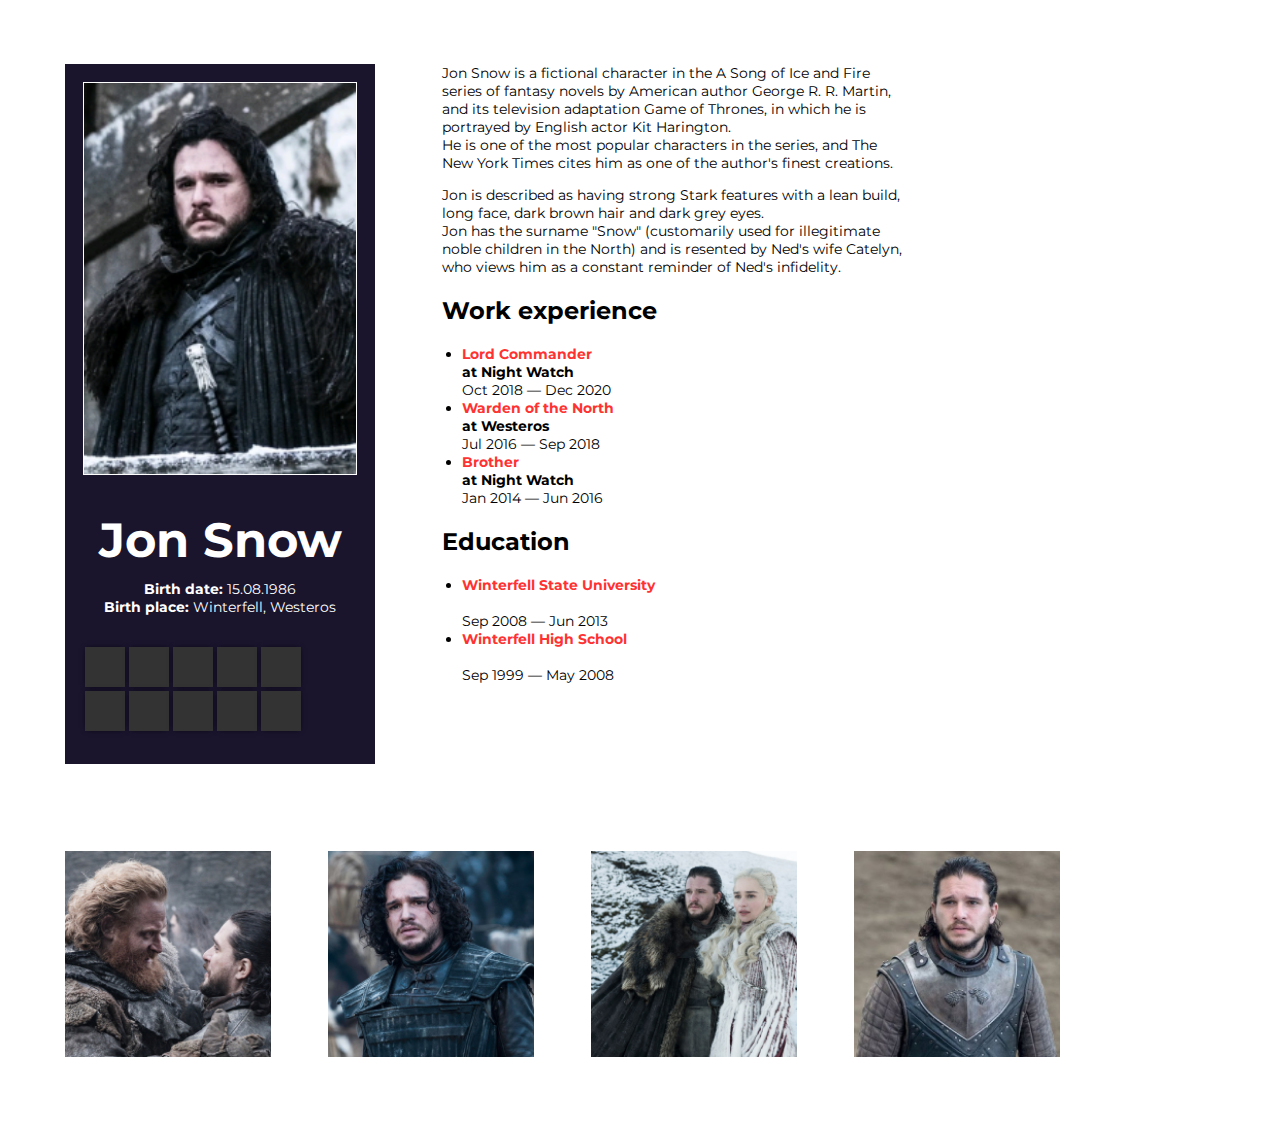
<file: index.html>
<!DOCTYPE html>
<html lang="en">
    <head>
       <meta charset="utf-8">    
       <title>Personal page</title> 
       <link rel="stylesheet" href="style.css">
    </head>

    <body>
        <div class="container">
            <div class="main">
                <div class="aside">
                    <img class="avatar" src="images/jon_snow.png" alt="Jon Snow photo">  
                    <h1 class="title">Jon Snow</h1> 
                    <p class="birth-info">
                        <b>Birth date:</b> 15.08.1986<br>           
                        <b>Birth place:</b> Winterfell, Westeros
                    </p>

                    <div class="socials">
                        <a href="https://www.facebook.com/jon.snow.37266136"><article><span></span></article>
                         <!--  <img src="images/Vector.svg" alt="FB icon"> -->
                        </a>
                        <a href="https://www.instagram.com/jon.snow_official/?hl=ru"><article><span></span></article>
                         <!--   <img src="images/Group 1.png" alt="Instagram icon"> -->
                        </a>
                        <a href="https://twitter.com/LordSnow"><article><span></span></article>
                         <!--   <img src="images/Vector2.svg" alt="TW icon"> -->
                        </a>
                        <a href="https://twitter.com/LordSnow"><article><span></span></article></a>
                        <a href="https://twitter.com/LordSnow"><article><span></span></article></a>
                        <a href="https://twitter.com/LordSnow"><article><span></span></article></a>
                        <a href="https://twitter.com/LordSnow"><article><span></span></article></a>
                        <a href="https://twitter.com/LordSnow"><article><span></span></article></a>
                        <a href="https://twitter.com/LordSnow"><article><span></span></article></a>
                        <a href="https://twitter.com/LordSnow"><article><span></span></article></a>
                    </div>                               
                </div>

                <div class="content">
                    <div class="paragraph-block">
                        <p class="paragraph">
                            Jon Snow is a fictional character in the A Song of Ice and Fire series of fantasy novels by American author George R. R. Martin, and its television adaptation Game of Thrones, in which he is portrayed by English actor Kit Harington.<br>
                            He is one of the most popular characters in the series, and The New York Times cites him as one of the author's finest creations.                
                        </p> 
                        <p>
                            Jon is described as having strong Stark features with a lean build, long face, dark brown hair and dark grey eyes.<br>
                            Jon has the surname "Snow" (customarily used for illegitimate noble children in the North) and is resented by Ned's wife Catelyn, who views him as a constant reminder of Ned's infidelity.
                        </p>
                    </div> 
                    <div class="work-section">   
                        <h2 class="section-title">Work experience</h2>  
                        <ul class="info-list">
                            <li class="info-list-item">
                                <b><span class="info-position">Lord Commander</span> at Night Watch</b><br>
                                <span class="info-dates">Oct 2018 — Dec 2020</span>
                            </li>
                            <li class="info-list-item">
                                <b><span class="info-position">Warden of the North</span> at Westeros</b><br>
                                <span class="info-dates">Jul 2016 — Sep 2018</span>
                            </li>
                            <li class="info-list-item">
                                <b><span class="info-position">Brother</span> at Night Watch</b><br>
                                <span class="info-dates">Jan 2014 — Jun 2016</span>
                            </li>            
                        </ul>
                        
                        <h2 class="section-title">Education</h2>
                        <ul class="info-list">
                            <li class="info-list-item"> 
                                <b><span class="info-position">Winterfell State University</span></b><br>
                                <span class="info-dates">Sep 2008 — Jun 2013</span>
                            </li>
                            <li class="info-list-item">
                                <b><span class="info-position">Winterfell High School</span></b><br>
                                <span class="info-dates">Sep 1999 — May 2008</span>
                            </li>
                        </ul>
                    </div>    
                </div>
            </div>
       
            <div class="gallery">
                <div class="gallery-item">
                    <img src="images/gallery_1.png" alt="Jon Snow and Tormund">
                    <p class="gallery-label">Jon Snow and Tormund</p>  
                </div>
                <div class="gallery-item">
                    <img src="images/gallery_2.png" alt="Young Jon Snow">
                    <p class="gallery-label">Young Jon Snow</p>                                     
                </div>
                <div class="gallery-item">
                    <img src="images/gallery_3.png" alt="Jon Snow and his(SPOILER)">
                    <p class="gallery-label">Jon Snow and his(SPOILER)</p>
                </div>
                <div class="gallery-item">
                    <img src="images/gallery_4.png" alt="Jon Stark">
                    <p class="gallery-label">Jon Stark</p>
                </div>
            </div>
        </div>    
    </body>
</html>
</file>
<file: style.css>
@import url('https://fonts.googleapis.com/css2?family=Montserrat:wght@400;700&display=swap');

body {
    font-family: 'Montserrat', sans-serif;
    font-size: 14px;
}

.title {
    font-size: 48px;
    height: 69px;
    margin-bottom: 0px;
}

.birth-info {
    margin-top: 0px;
    height: 51px;
}

h1 {
    font-size: 48px;
}

h2 {
    font-size: 24px;
}
a {
    display: inline-block;
    position: relative;
    float: left;
    width: 40px;
    height: 40px;
    margin: 2px;
}
article {
    cursor: pointer;
    display: block;
    position: absolute;
    width: 100%;
    height: 100%;
    background-color: #333;
    box-shadow: 0 0 6px -2px #000, 0 0 45px -20px #000;
    color: #fff;
    line-height: 90px;
    transform: perspective(300px) rotateY(0deg);
    transition: transform 0.4s linear, background-color 0s linear 0.2s, color 0s linear 0.2s;
}
a:hover article {
    transform: perspective(300px) rotateY(180deg);
    color: #eee;
    transition: transform 0.2s linear, background-color 0s linear 0.1s, color 0s linear 0.1s;
}
  a:nth-child(1):hover article {
    background-color: #3B5998;
}
  a:nth-child(2):hover article {
    background-color: #00ACED;
}
  a:nth-child(3):hover article {
    background-color: #2C4762;
}
  a:nth-child(4):hover article {
    background-color: #CB2027;
}
  a:nth-child(5):hover article {
    background-color: #1769FF;
}
  a:nth-child(6):hover article {
    background-color: #4183C4;
}
  a:nth-child(7):hover article {
    background-color: #3399CC;
}
  a:nth-child(8):hover article {
    background-color: #EA4C89;
}
  a:nth-child(9):hover article {
    background-color: #3F729B;
}
  a:nth-child(10):hover article {
    background-color: #FF0084;
}
  a:nth-child(11):hover article {
    background-color: #F26300;
}
  a:nth-child(12):hover article {
    background-color: #445566;
}
span {
    transition: transform 0s linear 0.2s, text-shadow 0s linear 0.2s;
    display: block;
    -webkit-font-smoothing: subpixel-antialiased;
    font-smoothing: antialiased;
}
a:hover span {
    transition: transform 0s linear 0.1s, text-shadow 0s linear 0.1s;
    transform: scale(-1, 1);
    text-shadow: 0 0 50px rgba(255, 255, 255, 0.5);
}
.socials {
    width: 250px;
    height: 100px;
}
.social-fb:hover {
    position: relative;
    bottom: 5px;    
}
.social-in:hover {
    position: relative;
    bottom: 5px;
}
.social-tw:hover {
    position: relative;
    bottom: 5px;
}

socials-item {
    text-decoration: none;
}
@font-face {
    font-family: "SSSocial";
    src: url("https://s3-us-west-2.amazonaws.com/s.cdpn.io/2361/ss-social-regular.eot");
    src: url("https://s3-us-west-2.amazonaws.com/s.cdpn.io/2361/ss-social-regular.eot?#iefix") format("embedded-opentype"), url("https://s3-us-west-2.amazonaws.com/s.cdpn.io/2361/ss-social-regular.woff") format("woff"), url("https://s3-us-west-2.amazonaws.com/s.cdpn.io/2361/ss-social-regular.ttf") format("truetype"), url("https://s3-us-west-2.amazonaws.com/s.cdpn.io/2361/ss-social-regular.svg#SSSocialRegular") format("svg");
    font-weight: normal;
    font-style: normal;
}
.education {
    margin-left: 5px;
}

.info-position {
    color: #ff3232;
}

.container {    
    margin-top: 64px;
}
.main {
    display: flex;
    margin-bottom: 87px;
}

.aside {
    width: 310px;
    height: 700px;
    background-color: #1A142D;
    color: #FFFFFF;  
    padding: 18px;
    box-sizing: border-box;
    margin-right: 67px;
    text-align: center;
    margin-left: 57px;
}

.content {
    width: 467px;
    height: 299px;
}  

.paragraph {
    margin-top: 0px;
}

ul {
    padding: 0;
    margin-left: 20px;
}

.avatar {
    width: 100%;
    border: 1px solid #FFFFFF;
    box-sizing: border-box;   
}

.gallery {
    display: flex;
}

.gallery-item {
    position: relative;
    width: 206px;
    height: 206px;
    margin-left: 57px;
    margin-bottom: 59px;
}


.gallery-item:hover .gallery-label {
    display: block;
}

.gallery-label {
    display: none;
    position: absolute;
    bottom: 0;
    padding: 6px;
    background-color: #1A142D;
    font-size: 12px;
    color: white;  
    margin: 0;
    width: 100%;
    box-sizing: border-box;
}
</file>
